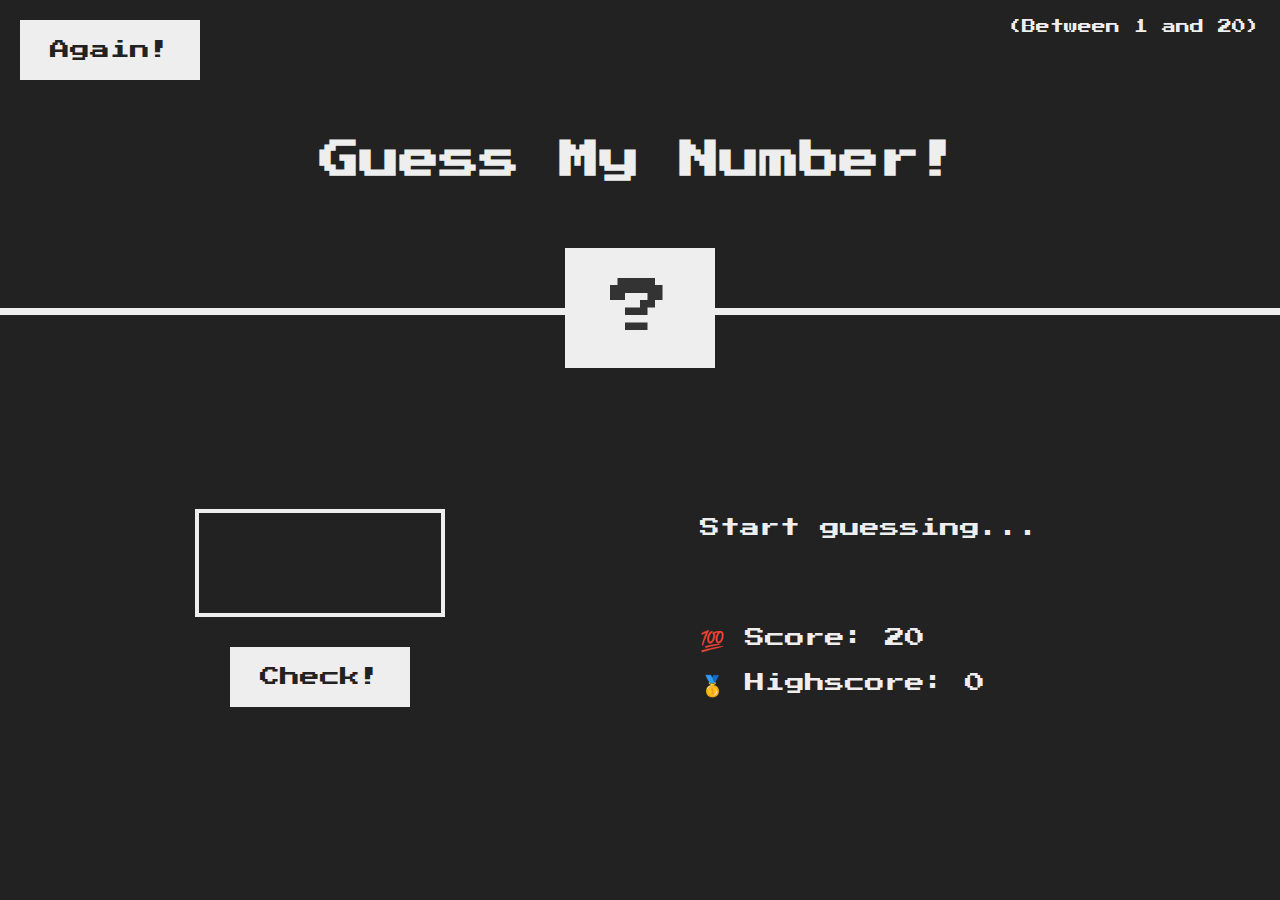
<file: 05-Guess-My-Number/starter/index.html>
<!DOCTYPE html>
<html lang="en">
  <head>
    <meta charset="UTF-8" />
    <meta name="viewport" content="width=device-width, initial-scale=1.0" />
    <meta http-equiv="X-UA-Compatible" content="ie=edge" />
    <link rel="stylesheet" href="style.css" />
    <title>Guess My Number!</title>
  </head>
  <body>
    <header>
      <h1>Guess My Number!</h1>
      <p class="between">(Between 1 and 20)</p>
      <button class="btn again">Again!</button>
      <div class="number">?</div>
    </header>
    <main>
      <section class="left">
        <input type="number" class="guess" />
        <button class="btn check">Check!</button>
      </section>
      <section class="right">
        <p class="message">Start guessing...</p>
        <p class="label-score">💯 Score: <span class="score">20</span></p>
        <p class="label-highscore">
          🥇 Highscore: <span class="highscore">0</span>
        </p>
      </section>
    </main>
    <script src="script.js"></script>
  </body>
</html>
</file>
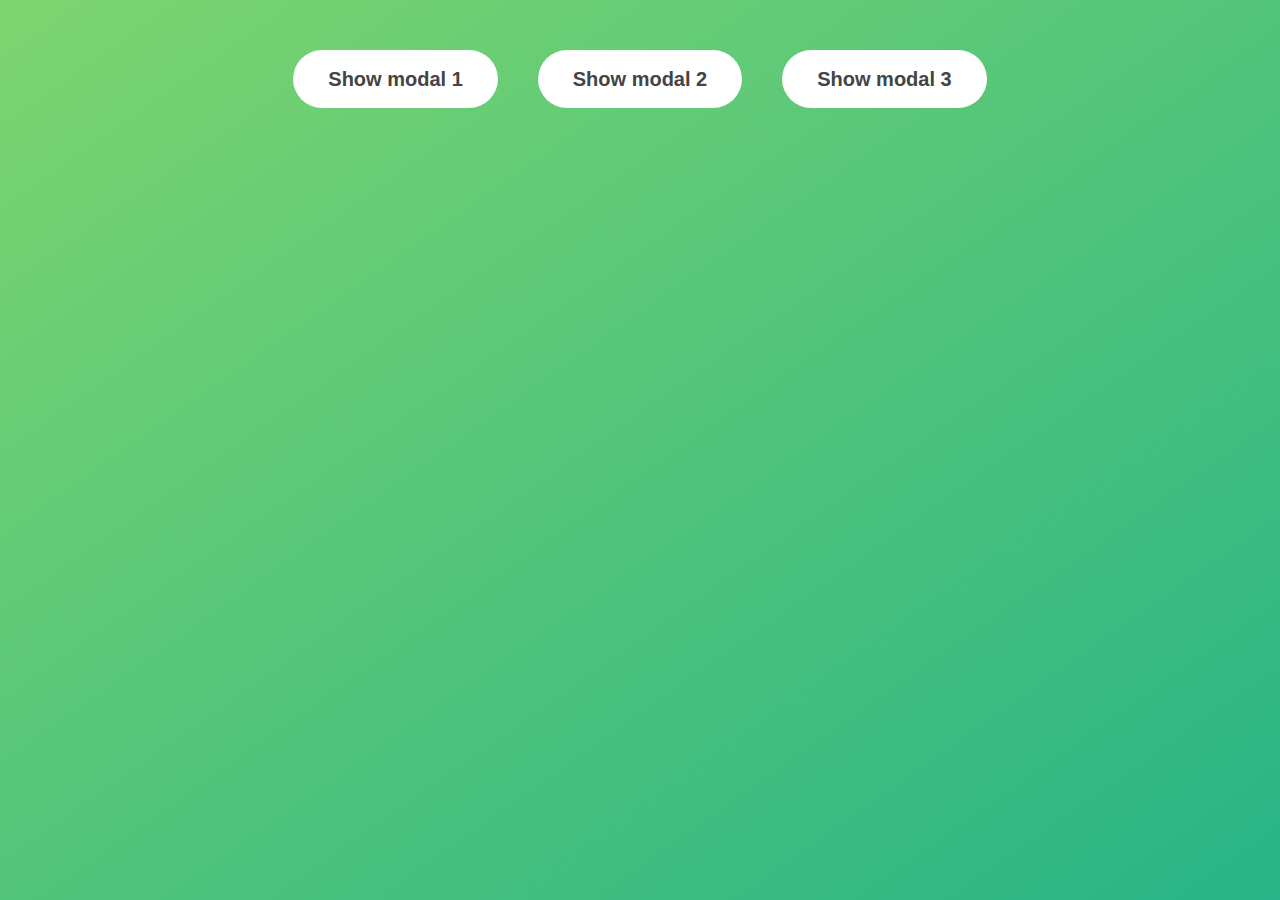
<file: 06-Modal/starter/index.html>
<!DOCTYPE html>
<html lang="en">
  <head>
    <meta charset="UTF-8" />
    <meta name="viewport" content="width=device-width, initial-scale=1.0" />
    <meta http-equiv="X-UA-Compatible" content="ie=edge" />
    <link rel="stylesheet" href="style.css" />
    <title>Modal window</title>
  </head>
  <body>
    <button class="show-modal">Show modal 1</button>
    <button class="show-modal">Show modal 2</button>
    <button class="show-modal">Show modal 3</button>

    <div class="modal hidden">
      <button class="close-modal">&times;</button>
      <h1>I'm a modal window 😍</h1>
      <p>
        Lorem ipsum dolor sit amet, consectetur adipisicing elit, sed do eiusmod
        tempor incididunt ut labore et dolore magna aliqua. Ut enim ad minim
        veniam, quis nostrud exercitation ullamco laboris nisi ut aliquip ex ea
        commodo consequat. Duis aute irure dolor in reprehenderit in voluptate
        velit esse cillum dolore eu fugiat nulla pariatur. Excepteur sint
        occaecat cupidatat non proident, sunt in culpa qui officia deserunt
        mollit anim id est laborum.
      </p>
    </div>
    <div class="overlay hidden"></div>

    <script src="script.js"></script>
  </body>
</html>
</file>
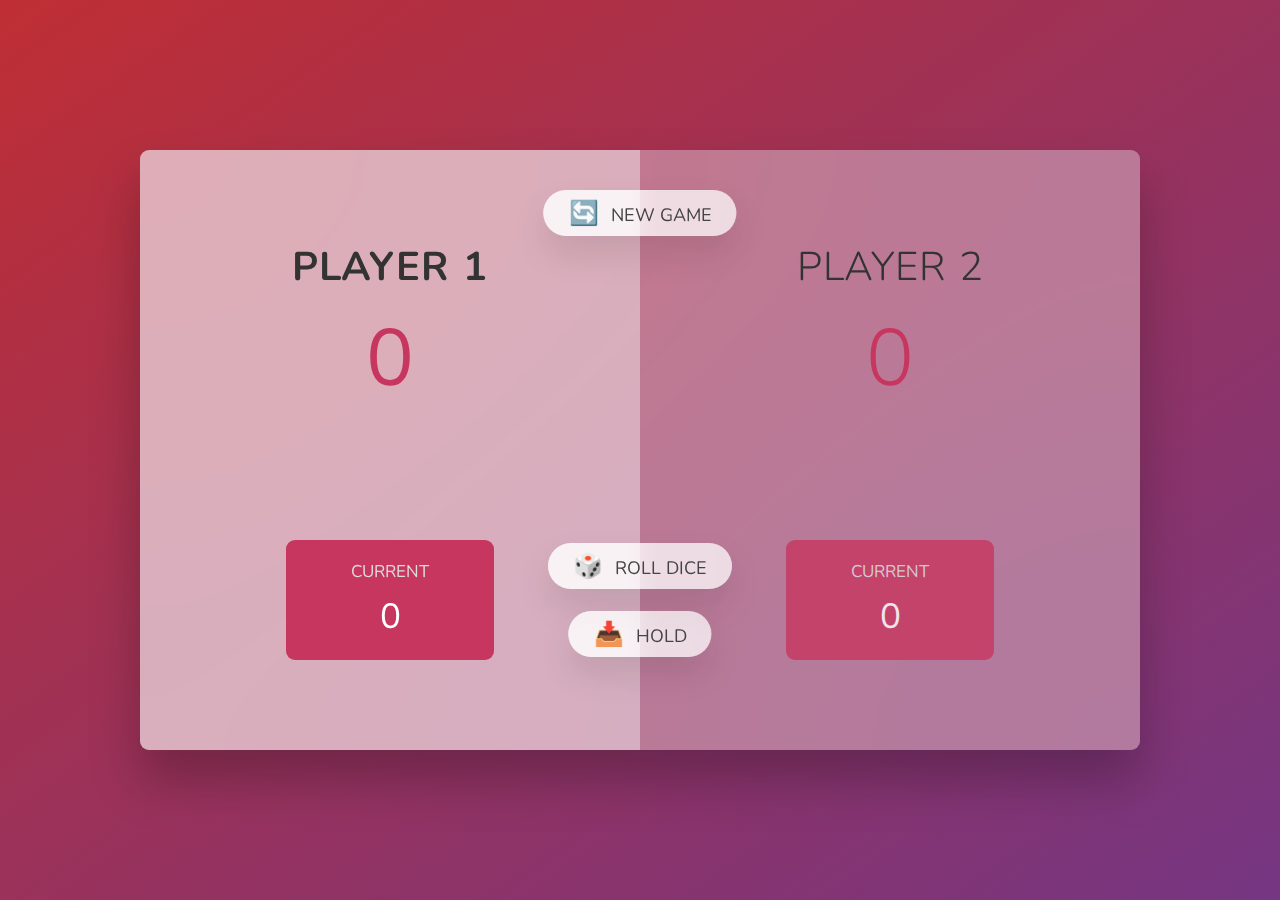
<file: 07-Pig-Game/starter/index.html>
<!DOCTYPE html>
<html lang="en">

<head>
    <meta charset="UTF-8" />
    <meta name="viewport" content="width=device-width, initial-scale=1.0" />
    <meta http-equiv="X-UA-Compatible" content="ie=edge" />
    <link rel="stylesheet" href="style.css" />
    <title>Pig Game</title>
</head>

<body>
    <main>
        <section class="player player--0 player--active">
            <h2 class="name" id="name--0">Player 1</h2>
            <p class="score" id="score--0">43</p>
            <div class="current">
                <p class="current-label">Current</p>
                <p class="current-score" id="current--0">0</p>
            </div>
        </section>
        <section class="player player--1">
            <h2 class="name" id="name--1">Player 2</h2>
            <p class="score" id="score--1">24</p>
            <div class="current">
                <p class="current-label">Current</p>
                <p class="current-score" id="current--1">0</p>
            </div>
        </section>

        <img src="dice-5.png" alt="Playing dice" class="dice" />
        <button class="btn btn--new">🔄 New game</button>
        <button class="btn btn--roll">🎲 Roll dice</button>
        <button class="btn btn--hold">📥 Hold</button>
    </main>
    <script src="script.js"></script>
</body>

</html>
</file>
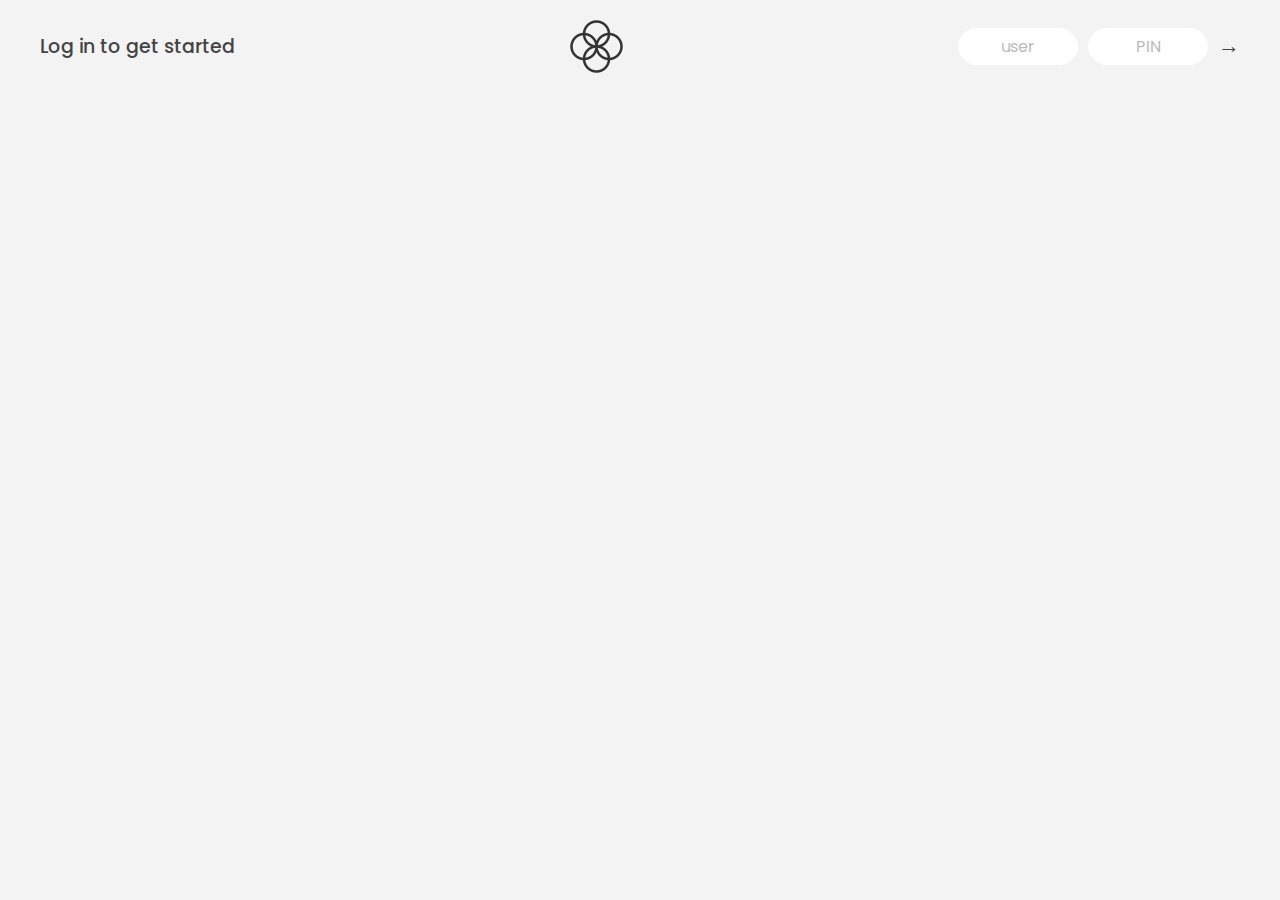
<file: 11-Arrays-Bankist/starter/index.html>
<!DOCTYPE html>
<html lang="en">
  <head>
    <meta charset="UTF-8" />
    <meta name="viewport" content="width=device-width, initial-scale=1.0" />
    <meta http-equiv="X-UA-Compatible" content="ie=edge" />
    <link rel="shortcut icon" type="image/png" href="/icon.png" />

    <link
      href="https://fonts.googleapis.com/css?family=Poppins:400,500,600&display=swap"
      rel="stylesheet"
    />

    <link rel="stylesheet" href="style.css" />
    <title>Bankist</title>
  </head>
  <body>
    <!-- TOP NAVIGATION -->
    <nav>
      <p class="welcome">Log in to get started</p>
      <img src="logo.png" alt="Logo" class="logo" />
      <form class="login">
        <input
          type="text"
          placeholder="user"
          class="login__input login__input--user"
        />
        <!-- In practice, use type="password" -->
        <input
          type="text"
          placeholder="PIN"
          maxlength="4"
          class="login__input login__input--pin"
        />
        <button class="login__btn">&rarr;</button>
      </form>
    </nav>

    <main class="app">
      <!-- BALANCE -->
      <div class="balance">
        <div>
          <p class="balance__label">Current balance</p>
          <p class="balance__date">
            As of <span class="date">05/03/2037</span>
          </p>
        </div>
        <p class="balance__value">0000€</p>
      </div>

      <!-- MOVEMENTS -->
      <div class="movements">
        <div class="movements__row">
          <div class="movements__type movements__type--deposit">2 deposit</div>
          <div class="movements__date">3 days ago</div>
          <div class="movements__value">4 000€</div>
        </div>
        <div class="movements__row">
          <div class="movements__type movements__type--withdrawal">
            1 withdrawal
          </div>
          <div class="movements__date">24/01/2037</div>
          <div class="movements__value">-378€</div>
        </div>
      </div>

      <!-- SUMMARY -->
      <div class="summary">
        <p class="summary__label">In</p>
        <p class="summary__value summary__value--in">0000€</p>
        <p class="summary__label">Out</p>
        <p class="summary__value summary__value--out">0000€</p>
        <p class="summary__label">Interest</p>
        <p class="summary__value summary__value--interest">0000€</p>
        <button class="btn--sort">&downarrow; SORT</button>
      </div>

      <!-- OPERATION: TRANSFERS -->
      <div class="operation operation--transfer">
        <h2>Transfer money</h2>
        <form class="form form--transfer">
          <input type="text" class="form__input form__input--to" />
          <input type="number" class="form__input form__input--amount" />
          <button class="form__btn form__btn--transfer">&rarr;</button>
          <label class="form__label">Transfer to</label>
          <label class="form__label">Amount</label>
        </form>
      </div>

      <!-- OPERATION: LOAN -->
      <div class="operation operation--loan">
        <h2>Request loan</h2>
        <form class="form form--loan">
          <input type="number" class="form__input form__input--loan-amount" />
          <button class="form__btn form__btn--loan">&rarr;</button>
          <label class="form__label form__label--loan">Amount</label>
        </form>
      </div>

      <!-- OPERATION: CLOSE -->
      <div class="operation operation--close">
        <h2>Close account</h2>
        <form class="form form--close">
          <input type="text" class="form__input form__input--user" />
          <input
            type="password"
            maxlength="6"
            class="form__input form__input--pin"
          />
          <button class="form__btn form__btn--close">&rarr;</button>
          <label class="form__label">Confirm user</label>
          <label class="form__label">Confirm PIN</label>
        </form>
      </div>

      <!-- LOGOUT TIMER -->
      <p class="logout-timer">
        You will be logged out in <span class="timer">05:00</span>
      </p>
    </main>

    <!-- <footer>
      &copy; by Jonas Schmedtmann. Don't claim as your own :)
    </footer> -->

    <script src="script.js"></script>
  </body>
</html>
</file>
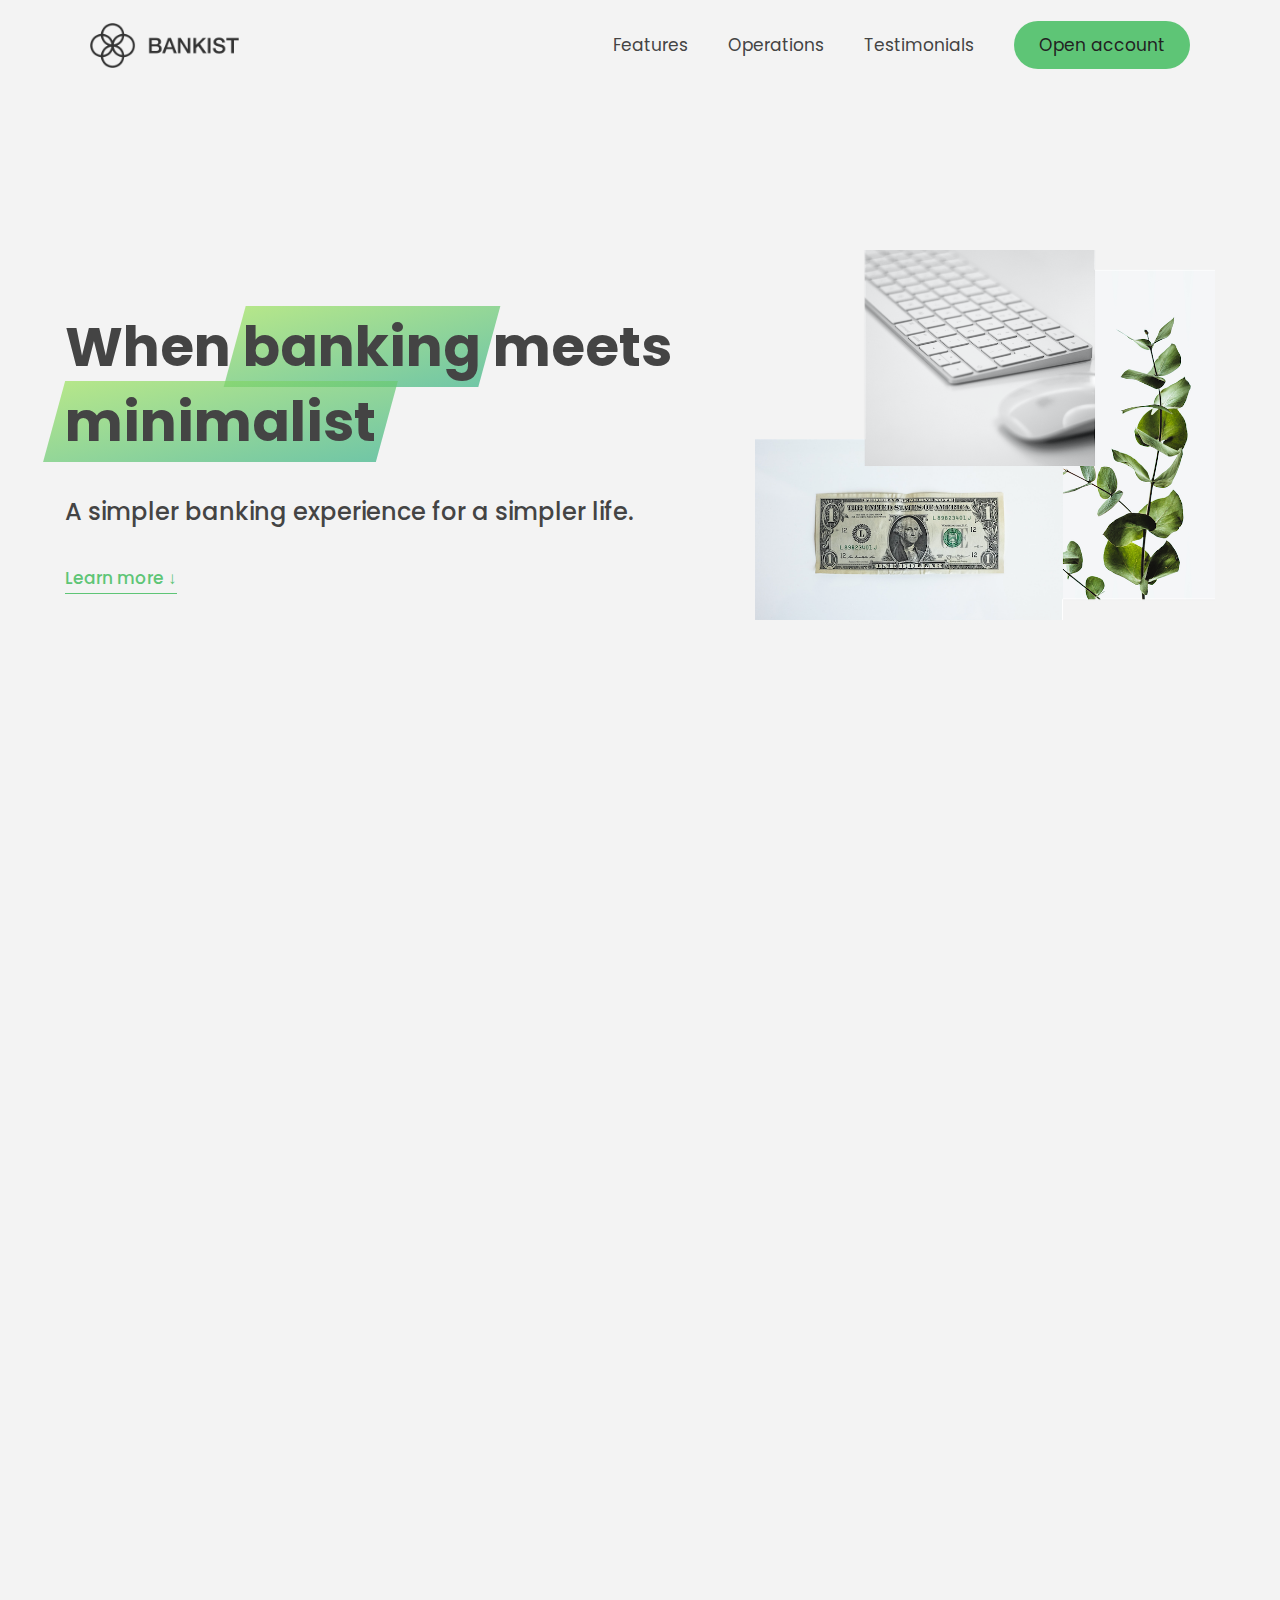
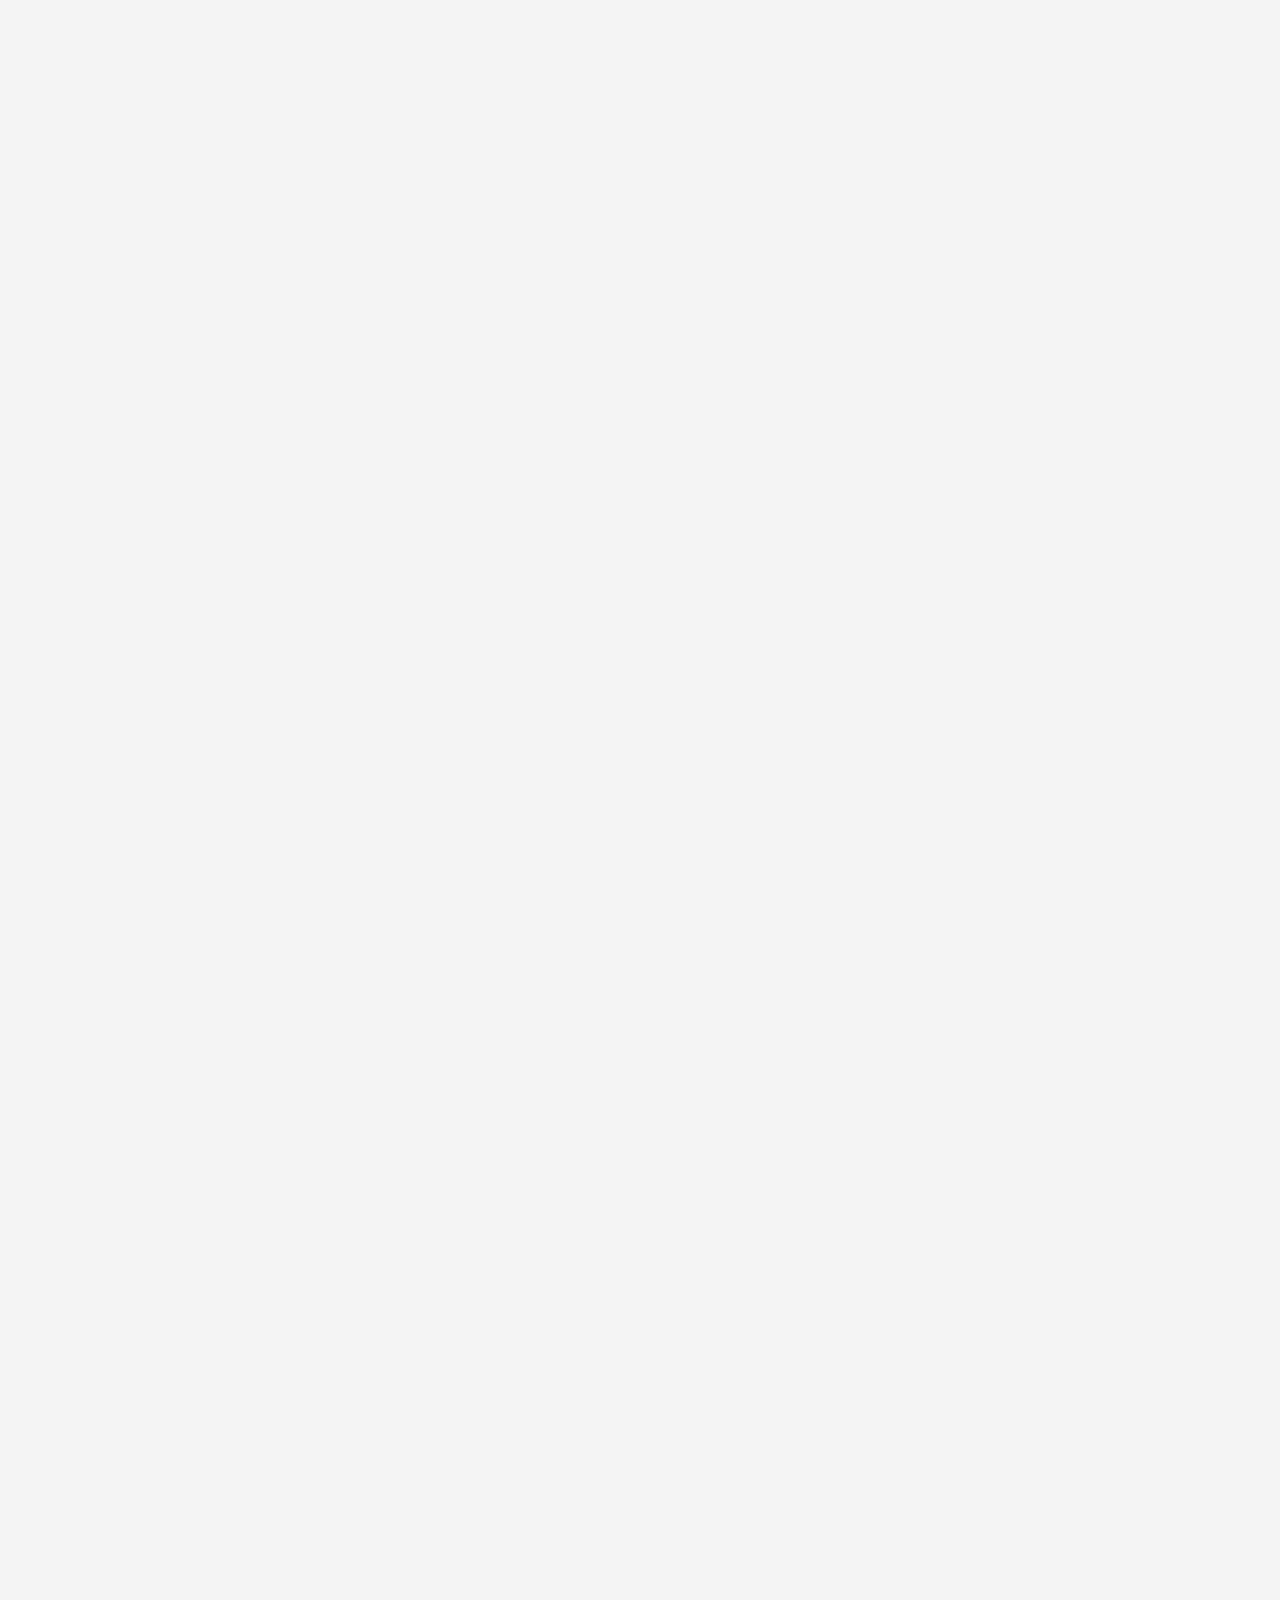
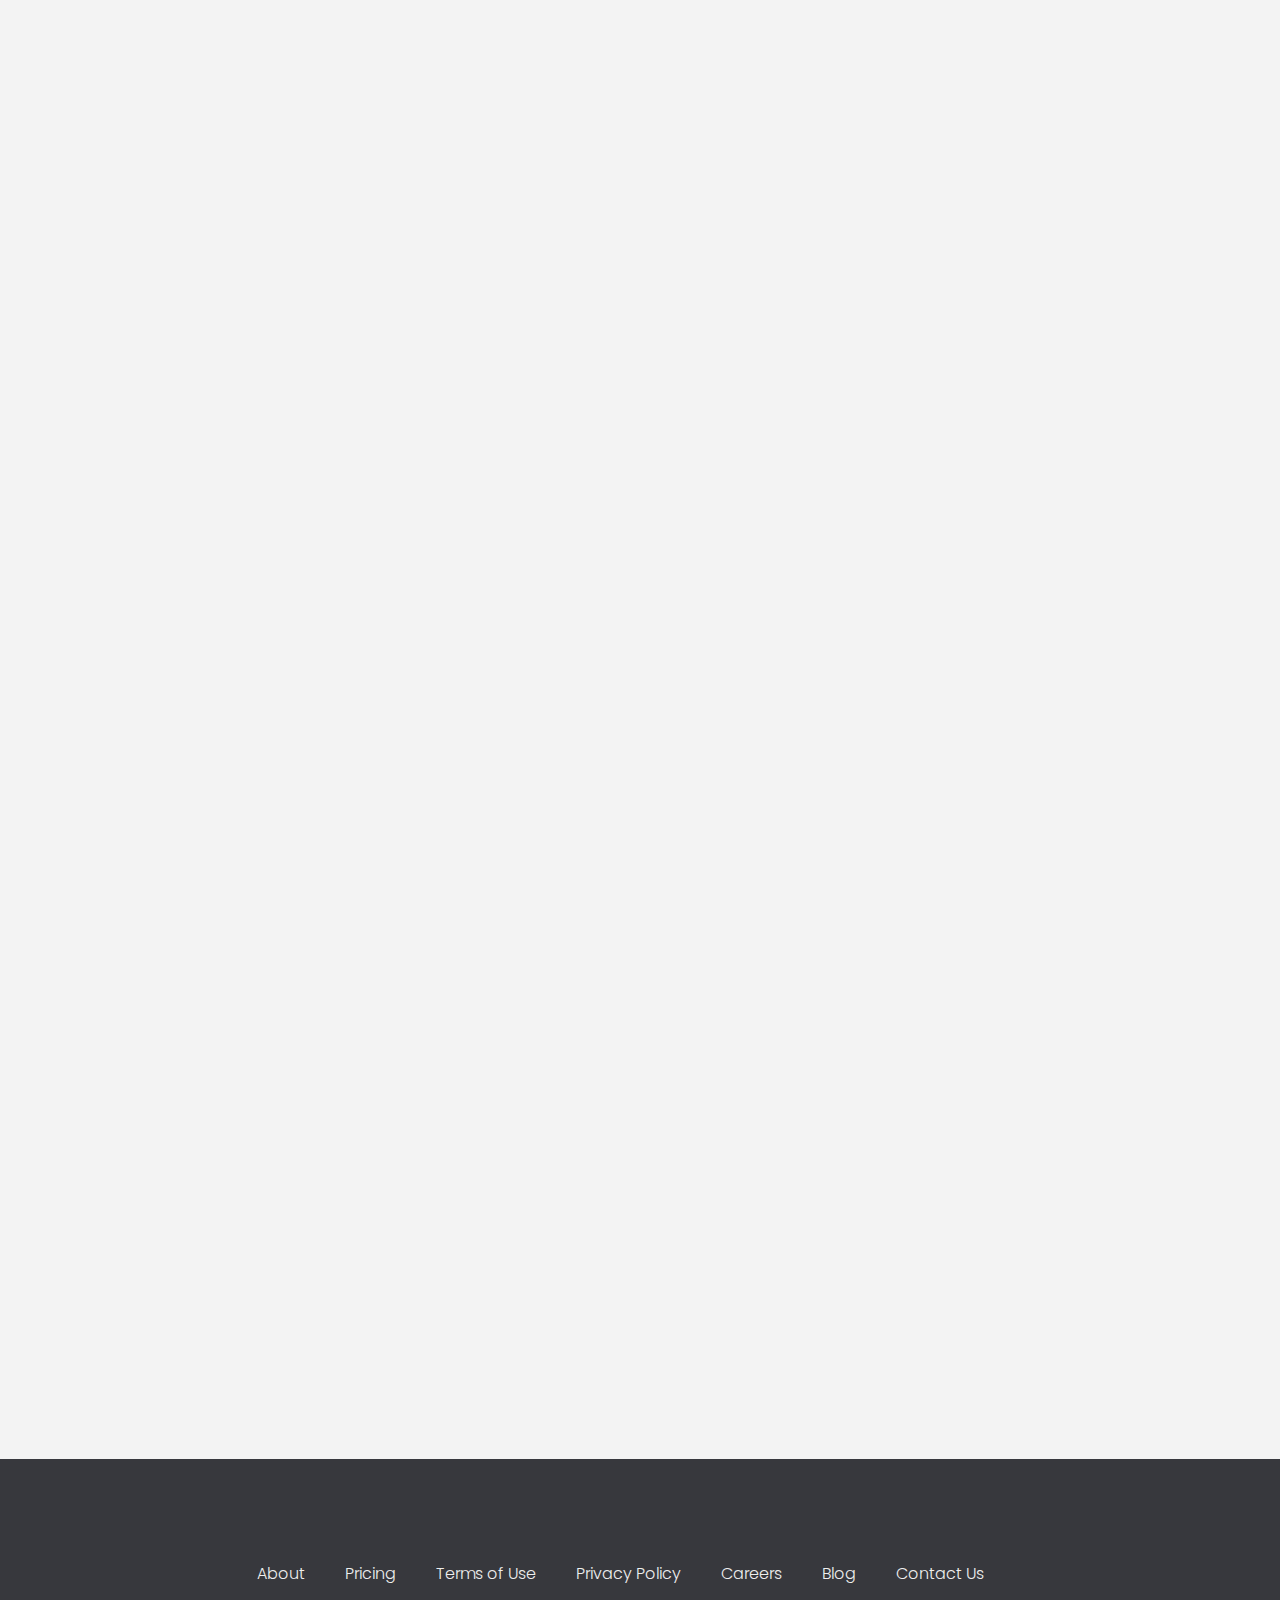
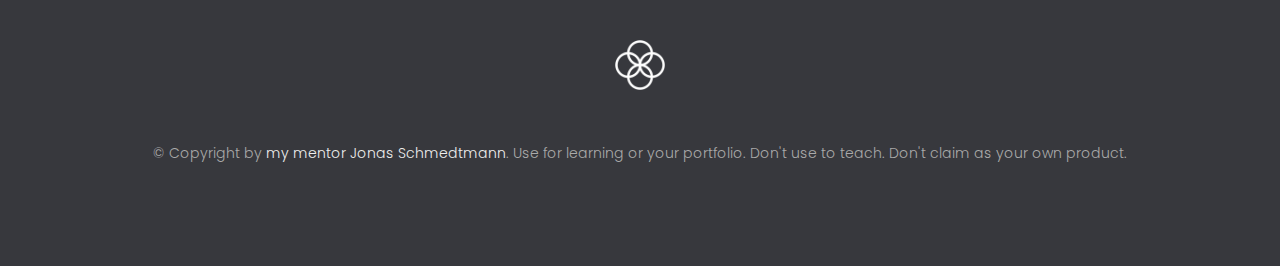
<file: 13-Advanced-DOM-Bankist/starter/index.html>
<!DOCTYPE html>
<html lang="en">

<head>
    <meta charset="UTF-8" />
    <meta name="viewport" content="width=device-width, initial-scale=1.0" />
    <meta http-equiv="X-UA-Compatible" content="ie=edge" />
    <link rel="shortcut icon" type="image/png" href="img/icon.png" />

    <link href="https://fonts.googleapis.com/css?family=Poppins:300,400,500,600&display=swap" rel="stylesheet" />
    <link rel="stylesheet" href="style.css" />
    <title>Bankist | When Banking meets Minimalist</title>

    <script defer src="script.js"></script>
</head>

<body>
    <header class="header">
        <nav class="nav">
            <img src="img/logo.png" alt="Bankist logo" class="nav__logo" id="logo" />
            <ul class="nav__links">
                <li class="nav__item">
                    <a class="nav__link" href="#section--1">Features</a>
                </li>
                <li class="nav__item">
                    <a class="nav__link" href="#section--2">Operations</a>
                </li>
                <li class="nav__item">
                    <a class="nav__link" href="#section--3">Testimonials</a>
                </li>
                <li class="nav__item">
                    <a class="nav__link nav__link--btn btn--show-modal" href="#">Open account</a
            >
          </li>
        </ul>
      </nav>

      <div class="header__title">
        <h1>
          When
          <!-- Green highlight effect -->
          <span class="highlight">banking</span>
          meets<br />
          <span class="highlight">minimalist</span>
        </h1>
        <h4>A simpler banking experience for a simpler life.</h4>
        <button class="btn--text btn--scroll-to">Learn more &DownArrow;</button>
        <img
          src="img/hero.png"
          class="header__img"
          alt="Minimalist bank items"
        />
      </div>
    </header>

    <section class="section" id="section--1">
      <div class="section__title">
        <h2 class="section__description">Features</h2>
        <h3 class="section__header">
          Everything you need in a modern bank and more.
        </h3>
      </div>

      <div class="features">
        <img
          src="img/digital-lazy.jpg"
          data-src="img/digital.jpg"
          alt="Computer"
          class="features__img lazy-img"
        />
        <div class="features__feature">
          <div class="features__icon">
            <svg>
              <use xlink:href="img/icons.svg#icon-monitor"></use>
            </svg>
          </div>
          <h5 class="features__header">100% digital bank</h5>
          <p>
            Lorem ipsum dolor sit amet consectetur adipisicing elit. Unde alias
            sint quos? Accusantium a fugiat porro reiciendis saepe quibusdam
            debitis ducimus.
          </p>
        </div>

        <div class="features__feature">
          <div class="features__icon">
            <svg>
              <use xlink:href="img/icons.svg#icon-trending-up"></use>
            </svg>
          </div>
          <h5 class="features__header">Watch your money grow</h5>
          <p>
            Nesciunt quos autem dolorum voluptates cum dolores dicta fuga
            inventore ab? Nulla incidunt eius numquam sequi iste pariatur
            quibusdam!
          </p>
        </div>
        <img
          src="img/grow-lazy.jpg"
          data-src="img/grow.jpg"
          alt="Plant"
          class="features__img lazy-img"
        />

        <img
          src="img/card-lazy.jpg"
          data-src="img/card.jpg"
          alt="Credit card"
          class="features__img lazy-img"
        />
        <div class="features__feature">
          <div class="features__icon">
            <svg>
              <use xlink:href="img/icons.svg#icon-credit-card"></use>
            </svg>
          </div>
          <h5 class="features__header">Free debit card included</h5>
          <p>
            Quasi, fugit in cumque cupiditate reprehenderit debitis animi enim
            eveniet consequatur odit quam quos possimus assumenda dicta fuga
            inventore ab.
          </p>
        </div>
      </div>
    </section>

    <section class="section" id="section--2">
      <div class="section__title">
        <h2 class="section__description">Operations</h2>
        <h3 class="section__header">
          Everything as simple as possible, but no simpler.
        </h3>
      </div>

      <div class="operations">
        <div class="operations__tab-container">
          <button
            class="btn operations__tab operations__tab--1 operations__tab--active"
            data-tab="1"
          >
            <span>01</span>Instant Transfers
          </button>
          <button class="btn operations__tab operations__tab--2" data-tab="2">
            <span>02</span>Instant Loans
          </button>
          <button class="btn operations__tab operations__tab--3" data-tab="3">
            <span>03</span>Instant Closing
          </button>
        </div>
        <div
          class="operations__content operations__content--1 operations__content--active"
        >
          <div class="operations__icon operations__icon--1">
            <svg>
              <use xlink:href="img/icons.svg#icon-upload"></use>
            </svg>
          </div>
          <h5 class="operations__header">
            Tranfser money to anyone, instantly! No fees, no BS.
          </h5>
          <p>
            Lorem ipsum dolor sit amet, consectetur adipisicing elit, sed do
            eiusmod tempor incididunt ut labore et dolore magna aliqua. Ut enim
            ad minim veniam, quis nostrud exercitation ullamco laboris nisi ut
            aliquip ex ea commodo consequat.
          </p>
        </div>

        <div class="operations__content operations__content--2">
          <div class="operations__icon operations__icon--2">
            <svg>
              <use xlink:href="img/icons.svg#icon-home"></use>
            </svg>
          </div>
          <h5 class="operations__header">
            Buy a home or make your dreams come true, with instant loans.
          </h5>
          <p>
            Duis aute irure dolor in reprehenderit in voluptate velit esse
            cillum dolore eu fugiat nulla pariatur. Excepteur sint occaecat
            cupidatat non proident, sunt in culpa qui officia deserunt mollit
            anim id est laborum.
          </p>
        </div>
        <div class="operations__content operations__content--3">
          <div class="operations__icon operations__icon--3">
            <svg>
              <use xlink:href="img/icons.svg#icon-user-x"></use>
            </svg>
          </div>
          <h5 class="operations__header">
            No longer need your account? No problem! Close it instantly.
          </h5>
          <p>
            Excepteur sint occaecat cupidatat non proident, sunt in culpa qui
            officia deserunt mollit anim id est laborum. Ut enim ad minim
            veniam, quis nostrud exercitation ullamco laboris nisi ut aliquip ex
            ea commodo consequat.
          </p>
        </div>
      </div>
    </section>

    <section class="section" id="section--3">
      <div class="section__title section__title--testimonials">
        <h2 class="section__description">Not sure yet?</h2>
        <h3 class="section__header">
          Millions of Bankists are already making their lifes simpler.
        </h3>
      </div>

      <div class="slider">
        <div class="slide slide--1">
          <div class="testimonial">
            <h5 class="testimonial__header">Best financial decision ever!</h5>
            <blockquote class="testimonial__text">
              Lorem ipsum dolor sit, amet consectetur adipisicing elit.
              Accusantium quas quisquam non? Quas voluptate nulla minima
              deleniti optio ullam nesciunt, numquam corporis et asperiores
              laboriosam sunt, praesentium suscipit blanditiis. Necessitatibus
              id alias reiciendis, perferendis facere pariatur dolore veniam
              autem esse non voluptatem saepe provident nihil molestiae.
            </blockquote>
            <address class="testimonial__author">
              <img src="img/user-1.jpg" alt="" class="testimonial__photo" />
              <h6 class="testimonial__name">Aarav Lynn</h6>
              <p class="testimonial__location">San Francisco, USA</p>
            </address>
          </div>
        </div>

        <div class="slide slide--2">
          <div class="testimonial">
            <h5 class="testimonial__header">
              The last step to becoming a complete minimalist
            </h5>
            <blockquote class="testimonial__text">
              Quisquam itaque deserunt ullam, quia ea repellendus provident,
              ducimus neque ipsam modi voluptatibus doloremque, corrupti
              laborum. Incidunt numquam perferendis veritatis neque repellendus.
              Lorem, ipsum dolor sit amet consectetur adipisicing elit. Illo
              deserunt exercitationem deleniti.
            </blockquote>
            <address class="testimonial__author">
              <img src="img/user-2.jpg" alt="" class="testimonial__photo" />
              <h6 class="testimonial__name">Miyah Miles</h6>
              <p class="testimonial__location">London, UK</p>
            </address>
          </div>
        </div>

        <div class="slide slide--3">
          <div class="testimonial">
            <h5 class="testimonial__header">
              Finally free from old-school banks
            </h5>
            <blockquote class="testimonial__text">
              Debitis, nihil sit minus suscipit magni aperiam vel tenetur
              incidunt commodi architecto numquam omnis nulla autem,
              necessitatibus blanditiis modi similique quidem. Odio aliquam
              culpa dicta beatae quod maiores ipsa minus consequatur error sunt,
              deleniti saepe aliquid quos inventore sequi. Necessitatibus id
              alias reiciendis, perferendis facere.
            </blockquote>
            <address class="testimonial__author">
              <img src="img/user-3.jpg" alt="" class="testimonial__photo" />
              <h6 class="testimonial__name">Francisco Gomes</h6>
              <p class="testimonial__location">Lisbon, Portugal</p>
            </address>
          </div>
        </div>

        <!-- <div class="slide"><img src="img/img-1.jpg" alt="Photo 1" /></div>
        <div class="slide"><img src="img/img-2.jpg" alt="Photo 2" /></div>
        <div class="slide"><img src="img/img-3.jpg" alt="Photo 3" /></div>
        <div class="slide"><img src="img/img-4.jpg" alt="Photo 4" /></div> -->
        <button class="slider__btn slider__btn--left">&larr;</button>
        <button class="slider__btn slider__btn--right">&rarr;</button>
        <div class="dots"></div>
      </div>
    </section>

    <section class="section section--sign-up">
      <div class="section__title">
        <h3 class="section__header">
          The best day to join Bankist was one year ago. The second best is
          today!
        </h3>
      </div>
      <button class="btn btn--show-modal">Open your free account today!</button>
    </section>

    <footer class="footer">
      <ul class="footer__nav">
        <li class="footer__item">
          <a class="footer__link" href="#">About</a>
                </li>
                <li class="footer__item">
                    <a class="footer__link" href="#">Pricing</a>
                </li>
                <li class="footer__item">
                    <a class="footer__link" href="#">Terms of Use</a>
                </li>
                <li class="footer__item">
                    <a class="footer__link" href="#">Privacy Policy</a>
                </li>
                <li class="footer__item">
                    <a class="footer__link" href="#">Careers</a>
                </li>
                <li class="footer__item">
                    <a class="footer__link" href="#">Blog</a>
                </li>
                <li class="footer__item">
                    <a class="footer__link" href="#">Contact Us</a>
                </li>
            </ul>
            <img src="img/icon.png" alt="Logo" class="footer__logo" />
            <p class="footer__copyright">
                &copy; Copyright by
                <a class="footer__link twitter-link" target="_blank" href="https://twitter.com/jonasschmedtman"> my mentor Jonas Schmedtmann</a
        >. Use for learning or your portfolio. Don't use to teach. Don't claim
        as your own product.
      </p>
    </footer>

    <div class="modal hidden">
      <button class="btn--close-modal">&times;</button>
      <h2 class="modal__header">
        Open your bank account <br />
        in just <span class="highlight">5 minutes</span>
      </h2>
      <form class="modal__form">
        <label>First Name</label>
        <input type="text" />
        <label>Last Name</label>
        <input type="text" />
        <label>Email Address</label>
        <input type="email" />
        <button class="btn">Next step &rarr;</button>
      </form>
    </div>
    <div class="overlay hidden"></div>
<!-- 
    <script src="script.js"></script> -->
  </body>
</html>
</file>
<file: 05-Guess-My-Number/starter/style.css>
@import url('https://fonts.googleapis.com/css?family=Press+Start+2P&display=swap');

* {
  margin: 0;
  padding: 0;
  box-sizing: inherit;
}

html {
  font-size: 62.5%;
  box-sizing: border-box;
}

body {
  font-family: 'Press Start 2P', sans-serif;
  color: #eee;
  background-color: #222;
  /* background-color: #60b347; */
}

/* LAYOUT */
header {
  position: relative;
  height: 35vh;
  border-bottom: 7px solid #eee;
}

main {
  height: 65vh;
  color: #eee;
  display: flex;
  align-items: center;
  justify-content: space-around;
}

.left {
  width: 52rem;
  display: flex;
  flex-direction: column;
  align-items: center;
}

.right {
  width: 52rem;
  font-size: 2rem;
}

/* ELEMENTS STYLE */
h1 {
  font-size: 4rem;
  text-align: center;
  position: absolute;
  width: 100%;
  top: 52%;
  left: 50%;
  transform: translate(-50%, -50%);
}

.number {
  background: #eee;
  color: #333;
  font-size: 6rem;
  width: 15rem;
  padding: 3rem 0rem;
  text-align: center;
  position: absolute;
  bottom: 0;
  left: 50%;
  transform: translate(-50%, 50%);
}

.between {
  font-size: 1.4rem;
  position: absolute;
  top: 2rem;
  right: 2rem;
}

.again {
  position: absolute;
  top: 2rem;
  left: 2rem;
}

.guess {
  background: none;
  border: 4px solid #eee;
  font-family: inherit;
  color: inherit;
  font-size: 5rem;
  padding: 2.5rem;
  width: 25rem;
  text-align: center;
  display: block;
  margin-bottom: 3rem;
}

.btn {
  border: none;
  background-color: #eee;
  color: #222;
  font-size: 2rem;
  font-family: inherit;
  padding: 2rem 3rem;
  cursor: pointer;
}

.btn:hover {
  background-color: #ccc;
}

.message {
  margin-bottom: 8rem;
  height: 3rem;
}

.label-score {
  margin-bottom: 2rem;
}
</file>
<file: 06-Modal/starter/style.css>
* {
  margin: 0;
  padding: 0;
  box-sizing: inherit;
}

html {
  font-size: 62.5%;
  box-sizing: border-box;
}

body {
  font-family: sans-serif;
  color: #333;
  line-height: 1.5;
  height: 100vh;
  position: relative;
  display: flex;
  align-items: flex-start;
  justify-content: center;
  background: linear-gradient(to top left, #28b487, #7dd56f);
}

.show-modal {
  font-size: 2rem;
  font-weight: 600;
  padding: 1.75rem 3.5rem;
  margin: 5rem 2rem;
  border: none;
  background-color: #fff;
  color: #444;
  border-radius: 10rem;
  cursor: pointer;
}

.close-modal {
  position: absolute;
  top: 1.2rem;
  right: 2rem;
  font-size: 5rem;
  color: #333;
  cursor: pointer;
  border: none;
  background: none;
}

h1 {
  font-size: 2.5rem;
  margin-bottom: 2rem;
}

p {
  font-size: 1.8rem;
}

/* -------------------------- */
/* CLASSES TO MAKE MODAL WORK */
.hidden {
  display: none;
}

.modal {
  position: absolute;
  top: 50%;
  left: 50%;
  transform: translate(-50%, -50%);
  width: 70%;

  background-color: white;
  padding: 6rem;
  border-radius: 5px;
  box-shadow: 0 3rem 5rem rgba(0, 0, 0, 0.3);
  z-index: 10;
}

.overlay {
  position: absolute;
  top: 0;
  left: 0;
  width: 100%;
  height: 100%;
  background-color: rgba(0, 0, 0, 0.6);
  backdrop-filter: blur(3px);
  z-index: 5;
}
</file>
<file: 07-Pig-Game/starter/style.css>
@import url('https://fonts.googleapis.com/css2?family=Nunito&display=swap');
* {
    margin: 0;
    padding: 0;
    box-sizing: inherit;
}

html {
    font-size: 62.5%;
    box-sizing: border-box;
}

body {
    font-family: 'Nunito', sans-serif;
    font-weight: 400;
    height: 100vh;
    color: #333;
    background-image: linear-gradient(to top left, #753682 0%, #bf2e34 100%);
    display: flex;
    align-items: center;
    justify-content: center;
}


/* LAYOUT */

main {
    position: relative;
    width: 100rem;
    height: 60rem;
    background-color: rgba(255, 255, 255, 0.35);
    backdrop-filter: blur(200px);
    filter: blur();
    box-shadow: 0 3rem 5rem rgba(0, 0, 0, 0.25);
    border-radius: 9px;
    overflow: hidden;
    display: flex;
}

.player {
    flex: 50%;
    padding: 9rem;
    display: flex;
    flex-direction: column;
    align-items: center;
    transition: all 0.75s;
}


/* ELEMENTS */

.name {
    position: relative;
    font-size: 4rem;
    text-transform: uppercase;
    letter-spacing: 1px;
    word-spacing: 2px;
    font-weight: 300;
    margin-bottom: 1rem;
}

.score {
    font-size: 8rem;
    font-weight: 300;
    color: #c7365f;
    margin-bottom: auto;
}

.player--active {
    background-color: rgba(255, 255, 255, 0.4);
}

.player--active .name {
    font-weight: 700;
}

.player--active .score {
    font-weight: 400;
}

.player--active .current {
    opacity: 1;
}

.current {
    background-color: #c7365f;
    opacity: 0.8;
    border-radius: 9px;
    color: #fff;
    width: 65%;
    padding: 2rem;
    text-align: center;
    transition: all 0.75s;
}

.current-label {
    text-transform: uppercase;
    margin-bottom: 1rem;
    font-size: 1.7rem;
    color: #ddd;
}

.current-score {
    font-size: 3.5rem;
}


/* ABSOLUTE POSITIONED ELEMENTS */

.btn {
    position: absolute;
    left: 50%;
    transform: translateX(-50%);
    color: #444;
    background: none;
    border: none;
    font-family: inherit;
    font-size: 1.8rem;
    text-transform: uppercase;
    cursor: pointer;
    font-weight: 400;
    transition: all 0.2s;
    background-color: white;
    background-color: rgba(255, 255, 255, 0.6);
    backdrop-filter: blur(10px);
    padding: 0.7rem 2.5rem;
    border-radius: 50rem;
    box-shadow: 0 1.75rem 3.5rem rgba(0, 0, 0, 0.1);
}

.btn::first-letter {
    font-size: 2.4rem;
    display: inline-block;
    margin-right: 0.7rem;
}

.btn--new {
    top: 4rem;
}

.btn--roll {
    top: 39.3rem;
}

.btn--hold {
    top: 46.1rem;
}

.btn:active {
    transform: translate(-50%, 3px);
    box-shadow: 0 1rem 2rem rgba(0, 0, 0, 0.15);
}

.btn:focus {
    outline: none;
}

.dice {
    position: absolute;
    left: 50%;
    top: 16.5rem;
    transform: translateX(-50%);
    height: 10rem;
    box-shadow: 0 2rem 5rem rgba(0, 0, 0, 0.2);
}

.player--winner {
    background-color: #2f2f2f;
}

.player--winner .name {
    font-weight: 700;
    color: #c7365f;
}

.hidden {
    display: none;
}
</file>
<file: 11-Arrays-Bankist/starter/style.css>
/*
 * Use this CSS to learn some intersting techniques,
 * in case you're wondering how I built the UI.
 * Have fun! 😁
 */

* {
    margin: 0;
    padding: 0;
    box-sizing: inherit;
}

html {
    font-size: 62.5%;
    box-sizing: border-box;
}

body {
    font-family: 'Poppins', sans-serif;
    color: #444;
    background-color: #f3f3f3;
    height: 100vh;
    padding: 2rem;
}

nav {
    display: flex;
    justify-content: space-between;
    align-items: center;
    padding: 0 2rem;
}

.welcome {
    font-size: 1.9rem;
    font-weight: 500;
}

.logo {
    height: 5.25rem;
}

.login {
    display: flex;
}

.login__input {
    border: none;
    padding: 0.5rem 2rem;
    font-size: 1.6rem;
    font-family: inherit;
    text-align: center;
    width: 12rem;
    border-radius: 10rem;
    margin-right: 1rem;
    color: inherit;
    border: 1px solid #fff;
    transition: all 0.3s;
}

.login__input:focus {
    outline: none;
    border: 1px solid #ccc;
}

.login__input::placeholder {
    color: #bbb;
}

.login__btn {
    border: none;
    background: none;
    font-size: 2.2rem;
    color: inherit;
    cursor: pointer;
    transition: all 0.3s;
}

.login__btn:hover,
.login__btn:focus,
.btn--sort:hover,
.btn--sort:focus {
    outline: none;
    color: #777;
}


/* MAIN */

.app {
    position: relative;
    max-width: 100rem;
    margin: 4rem auto;
    display: grid;
    grid-template-columns: 4fr 3fr;
    grid-template-rows: auto repeat(3, 15rem) auto;
    gap: 2rem;
    /* NOTE This creates the fade in/out anumation */
    opacity: 0;
    transition: all 1s;
}

.balance {
    grid-column: 1 / span 2;
    display: flex;
    align-items: flex-end;
    justify-content: space-between;
    margin-bottom: 2rem;
}

.balance__label {
    font-size: 2.2rem;
    font-weight: 500;
    margin-bottom: -0.2rem;
}

.balance__date {
    font-size: 1.4rem;
    color: #888;
}

.balance__value {
    font-size: 4.5rem;
    font-weight: 400;
}


/* MOVEMENTS */

.movements {
    grid-row: 2 / span 3;
    background-color: #fff;
    border-radius: 1rem;
    overflow: scroll;
}

.movements__row {
    padding: 2.25rem 4rem;
    display: flex;
    align-items: center;
    border-bottom: 1px solid #eee;
}

.movements__type {
    font-size: 1.1rem;
    text-transform: uppercase;
    font-weight: 500;
    color: #fff;
    padding: 0.1rem 1rem;
    border-radius: 10rem;
    margin-right: 2rem;
}

.movements__date {
    font-size: 1.1rem;
    text-transform: uppercase;
    font-weight: 500;
    color: #666;
}

.movements__type--deposit {
    background-image: linear-gradient(to top left, #39b385, #9be15d);
}

.movements__type--withdrawal {
    background-image: linear-gradient(to top left, #e52a5a, #ff585f);
}

.movements__value {
    font-size: 1.7rem;
    margin-left: auto;
}


/* SUMMARY */

.summary {
    grid-row: 5 / 6;
    display: flex;
    align-items: baseline;
    padding: 0 0.3rem;
    margin-top: 1rem;
}

.summary__label {
    font-size: 1.2rem;
    font-weight: 500;
    text-transform: uppercase;
    margin-right: 0.8rem;
}

.summary__value {
    font-size: 2.2rem;
    margin-right: 2.5rem;
}

.summary__value--in,
.summary__value--interest {
    color: #66c873;
}

.summary__value--out {
    color: #f5465d;
}

.btn--sort {
    margin-left: auto;
    border: none;
    background: none;
    font-size: 1.3rem;
    font-weight: 500;
    cursor: pointer;
}


/* OPERATIONS */

.operation {
    border-radius: 1rem;
    padding: 3rem 4rem;
    color: #333;
}

.operation--transfer {
    background-image: linear-gradient(to top left, #ffb003, #ffcb03);
}

.operation--loan {
    background-image: linear-gradient(to top left, #39b385, #9be15d);
}

.operation--close {
    background-image: linear-gradient(to top left, #e52a5a, #ff585f);
}

h2 {
    margin-bottom: 1.5rem;
    font-size: 1.7rem;
    font-weight: 600;
    color: #333;
}

.form {
    display: grid;
    grid-template-columns: 2.5fr 2.5fr 1fr;
    grid-template-rows: auto auto;
    gap: 0.4rem 1rem;
}


/* Exceptions for interst */

.form.form--loan {
    grid-template-columns: 2.5fr 1fr 2.5fr;
}

.form__label--loan {
    grid-row: 2;
}


/* End exceptions */

.form__input {
    width: 100%;
    border: none;
    background-color: rgba(255, 255, 255, 0.4);
    font-family: inherit;
    font-size: 1.5rem;
    text-align: center;
    color: #333;
    padding: 0.3rem 1rem;
    border-radius: 0.7rem;
    transition: all 0.3s;
}

.form__input:focus {
    outline: none;
    background-color: rgba(255, 255, 255, 0.6);
}

.form__label {
    font-size: 1.3rem;
    text-align: center;
}

.form__btn {
    border: none;
    border-radius: 0.7rem;
    font-size: 1.8rem;
    background-color: #fff;
    cursor: pointer;
    transition: all 0.3s;
}

.form__btn:focus {
    outline: none;
    background-color: rgba(255, 255, 255, 0.8);
}

.logout-timer {
    padding: 0 0.3rem;
    margin-top: 1.9rem;
    text-align: right;
    font-size: 1.25rem;
}

.timer {
    font-weight: 600;
}
</file>
<file: 13-Advanced-DOM-Bankist/starter/style.css>
/* The page is NOT responsive. You can implement responsiveness yourself if you wanna have some fun 😃 */

:root {
    --color-primary: #5ec576;
    --color-secondary: #ffcb03;
    --color-tertiary: #ff585f;
    --color-primary-darker: #4bbb7d;
    --color-secondary-darker: #ffbb00;
    --color-tertiary-darker: #fd424b;
    --color-primary-opacity: #5ec5763a;
    --color-secondary-opacity: #ffcd0331;
    --color-tertiary-opacity: #ff58602d;
    --gradient-primary: linear-gradient(to top left, #39b385, #9be15d);
    --gradient-secondary: linear-gradient(to top left, #ffb003, #ffcb03);
}

* {
    margin: 0;
    padding: 0;
    box-sizing: inherit;
}

html {
    font-size: 62.5%;
    box-sizing: border-box;
}

body {
    font-family: 'Poppins', sans-serif;
    font-weight: 300;
    color: #444;
    line-height: 1.9;
    background-color: #f3f3f3;
}


/* GENERAL ELEMENTS */

.section {
    padding: 15rem 3rem;
    border-top: 1px solid #ddd;
    transition: transform 1s, opacity 1s;
}

.section--hidden {
    opacity: 0;
    transform: translateY(8rem);
}

.section__title {
    max-width: 80rem;
    margin: 0 auto 8rem auto;
}

.section__description {
    font-size: 1.8rem;
    font-weight: 600;
    text-transform: uppercase;
    color: var(--color-primary);
    margin-bottom: 1rem;
}

.section__header {
    font-size: 4rem;
    line-height: 1.3;
    font-weight: 500;
}

.btn {
    display: inline-block;
    background-color: var(--color-primary);
    font-size: 1.6rem;
    font-family: inherit;
    font-weight: 500;
    border: none;
    padding: 1.25rem 4.5rem;
    border-radius: 10rem;
    cursor: pointer;
    transition: all 0.3s;
}

.btn:hover {
    background-color: var(--color-primary-darker);
}

.btn--text {
    display: inline-block;
    background: none;
    font-size: 1.7rem;
    font-family: inherit;
    font-weight: 500;
    color: var(--color-primary);
    border: none;
    border-bottom: 1px solid currentColor;
    padding-bottom: 2px;
    cursor: pointer;
    transition: all 0.3s;
}

p {
    color: #666;
}


/* This is BAD for accessibility! Don't do in the real world! */

button:focus {
    outline: none;
}

img {
    transition: filter 0.5s;
}

.lazy-img {
    filter: blur(20px);
}


/* NAVIGATION */

.nav {
    display: flex;
    justify-content: space-between;
    align-items: center;
    height: 9rem;
    width: 100%;
    padding: 0 6rem;
    z-index: 100;
}


/* nav and stickly class at the same time */

.nav.sticky {
    position: fixed;
    background-color: rgba(255, 255, 255, 0.95);
}

.nav__logo {
    height: 4.5rem;
    transition: all 0.3s;
}

.nav__links {
    display: flex;
    align-items: center;
    list-style: none;
}

.nav__item {
    margin-left: 4rem;
}

.nav__link:link,
.nav__link:visited {
    font-size: 1.7rem;
    font-weight: 400;
    color: inherit;
    text-decoration: none;
    display: block;
    transition: all 0.3s;
}

.nav__link--btn:link,
.nav__link--btn:visited {
    padding: 0.8rem 2.5rem;
    border-radius: 3rem;
    background-color: var(--color-primary);
    color: #222;
}

.nav__link--btn:hover,
.nav__link--btn:active {
    color: inherit;
    background-color: var(--color-primary-darker);
    color: #333;
}


/* HEADER */

.header {
    padding: 0 3rem;
    height: 100vh;
    display: flex;
    flex-direction: column;
    align-items: center;
}

.header__title {
    flex: 1;
    max-width: 115rem;
    display: grid;
    grid-template-columns: 3fr 2fr;
    row-gap: 3rem;
    align-content: center;
    justify-content: center;
    align-items: start;
    justify-items: start;
}

h1 {
    font-size: 5.5rem;
    line-height: 1.35;
}

h4 {
    font-size: 2.4rem;
    font-weight: 500;
}

.header__img {
    width: 100%;
    grid-column: 2 / 3;
    grid-row: 1 / span 4;
    transform: translateY(-6rem);
}

.highlight {
    position: relative;
}

.highlight::after {
    display: block;
    content: '';
    position: absolute;
    bottom: 0;
    left: 0;
    height: 100%;
    width: 100%;
    z-index: -1;
    opacity: 0.7;
    transform: scale(1.07, 1.05) skewX(-15deg);
    background-image: var(--gradient-primary);
}


/* FEATURES */

.features {
    display: grid;
    grid-template-columns: 1fr 1fr;
    gap: 4rem;
    margin: 0 12rem;
}

.features__img {
    width: 100%;
}

.features__feature {
    align-self: center;
    justify-self: center;
    width: 70%;
    font-size: 1.5rem;
}

.features__icon {
    display: flex;
    align-items: center;
    justify-content: center;
    background-color: var(--color-primary-opacity);
    height: 5.5rem;
    width: 5.5rem;
    border-radius: 50%;
    margin-bottom: 2rem;
}

.features__icon svg {
    height: 2.5rem;
    width: 2.5rem;
    fill: var(--color-primary);
}

.features__header {
    font-size: 2rem;
    margin-bottom: 1rem;
}


/* OPERATIONS */

.operations {
    max-width: 100rem;
    margin: 12rem auto 0 auto;
    background-color: #fff;
}

.operations__tab-container {
    display: flex;
    justify-content: center;
}

.operations__tab {
    margin-right: 2.5rem;
    transform: translateY(-50%);
}

.operations__tab span {
    margin-right: 1rem;
    font-weight: 600;
    display: inline-block;
}

.operations__tab--1 {
    background-color: var(--color-secondary);
}

.operations__tab--1:hover {
    background-color: var(--color-secondary-darker);
}

.operations__tab--3 {
    background-color: var(--color-tertiary);
    margin: 0;
}

.operations__tab--3:hover {
    background-color: var(--color-tertiary-darker);
}

.operations__tab--active {
    transform: translateY(-66%);
}

.operations__content {
    display: none;
    /* JUST PRESENTATIONAL */
    font-size: 1.7rem;
    padding: 2.5rem 7rem 6.5rem 7rem;
}

.operations__content--active {
    display: grid;
    grid-template-columns: 7rem 1fr;
    column-gap: 3rem;
    row-gap: 0.5rem;
}

.operations__header {
    font-size: 2.25rem;
    font-weight: 500;
    align-self: center;
}

.operations__icon {
    display: flex;
    align-items: center;
    justify-content: center;
    height: 7rem;
    width: 7rem;
    border-radius: 50%;
}

.operations__icon svg {
    height: 2.75rem;
    width: 2.75rem;
}

.operations__content p {
    grid-column: 2;
}

.operations__icon--1 {
    background-color: var(--color-secondary-opacity);
}

.operations__icon--2 {
    background-color: var(--color-primary-opacity);
}

.operations__icon--3 {
    background-color: var(--color-tertiary-opacity);
}

.operations__icon--1 svg {
    fill: var(--color-secondary-darker);
}

.operations__icon--2 svg {
    fill: var(--color-primary);
}

.operations__icon--3 svg {
    fill: var(--color-tertiary);
}


/* SLIDER */

.slider {
    max-width: 100rem;
    height: 50rem;
    margin: 0 auto;
    position: relative;
    /* IN THE END */
    overflow: hidden;
}

.slide {
    position: absolute;
    top: 0;
    width: 100%;
    height: 50rem;
    display: flex;
    align-items: center;
    justify-content: center;
    /* THIS creates the animation! */
    transition: transform 1s;
}

.slide>img {
    /* Only for images that have different size than slide */
    width: 100%;
    height: 100%;
    object-fit: cover;
}

.slider__btn {
    position: absolute;
    top: 50%;
    z-index: 10;
    border: none;
    background: rgba(255, 255, 255, 0.7);
    font-family: inherit;
    color: #333;
    border-radius: 50%;
    height: 5.5rem;
    width: 5.5rem;
    font-size: 3.25rem;
    cursor: pointer;
}

.slider__btn--left {
    left: 6%;
    transform: translate(-50%, -50%);
}

.slider__btn--right {
    right: 6%;
    transform: translate(50%, -50%);
}

.dots {
    position: absolute;
    bottom: 5%;
    left: 50%;
    transform: translateX(-50%);
    display: flex;
}

.dots__dot {
    border: none;
    background-color: #b9b9b9;
    opacity: 0.7;
    height: 1rem;
    width: 1rem;
    border-radius: 50%;
    margin-right: 1.75rem;
    cursor: pointer;
    transition: all 0.5s;
    /* Only necessary when overlying images */
    /* box-shadow: 0 0.6rem 1.5rem rgba(0, 0, 0, 0.7); */
}

.dots__dot:last-child {
    margin: 0;
}

.dots__dot--active {
    /* background-color: #fff; */
    background-color: #888;
    opacity: 1;
}


/* TESTIMONIALS */

.testimonial {
    width: 65%;
    position: relative;
}

.testimonial::before {
    content: '\201C';
    position: absolute;
    top: -5.7rem;
    left: -6.8rem;
    line-height: 1;
    font-size: 20rem;
    font-family: inherit;
    color: var(--color-primary);
    z-index: -1;
}

.testimonial__header {
    font-size: 2.25rem;
    font-weight: 500;
    margin-bottom: 1.5rem;
}

.testimonial__text {
    font-size: 1.7rem;
    margin-bottom: 3.5rem;
    color: #666;
}

.testimonial__author {
    margin-left: 3rem;
    font-style: normal;
    display: grid;
    grid-template-columns: 6.5rem 1fr;
    column-gap: 2rem;
}

.testimonial__photo {
    grid-row: 1 / span 2;
    width: 6.5rem;
    border-radius: 50%;
}

.testimonial__name {
    font-size: 1.7rem;
    font-weight: 500;
    align-self: end;
    margin: 0;
}

.testimonial__location {
    font-size: 1.5rem;
}

.section__title--testimonials {
    margin-bottom: 4rem;
}


/* SIGNUP */

.section--sign-up {
    background-color: #37383d;
    border-top: none;
    border-bottom: 1px solid #444;
    text-align: center;
    padding: 10rem 3rem;
}

.section--sign-up .section__header {
    color: #fff;
    text-align: center;
}

.section--sign-up .section__title {
    margin-bottom: 6rem;
}

.section--sign-up .btn {
    font-size: 1.9rem;
    padding: 2rem 5rem;
}


/* FOOTER */

.footer {
    padding: 10rem 3rem;
    background-color: #37383d;
}

.footer__nav {
    list-style: none;
    display: flex;
    justify-content: center;
    margin-bottom: 5rem;
}

.footer__item {
    margin-right: 4rem;
}

.footer__link {
    font-size: 1.6rem;
    color: #eee;
    text-decoration: none;
}

.footer__logo {
    height: 5rem;
    display: block;
    margin: 0 auto;
    margin-bottom: 5rem;
}

.footer__copyright {
    font-size: 1.4rem;
    color: #aaa;
    text-align: center;
}

.footer__copyright .footer__link {
    font-size: 1.4rem;
}


/* MODAL WINDOW */

.modal {
    position: fixed;
    top: 50%;
    left: 50%;
    transform: translate(-50%, -50%);
    max-width: 60rem;
    background-color: #f3f3f3;
    padding: 5rem 6rem;
    box-shadow: 0 4rem 6rem rgba(0, 0, 0, 0.3);
    z-index: 1000;
    transition: all 0.5s;
}

.overlay {
    position: fixed;
    top: 0;
    left: 0;
    width: 100%;
    height: 100%;
    background-color: rgba(0, 0, 0, 0.5);
    backdrop-filter: blur(4px);
    z-index: 100;
    transition: all 0.5s;
}

.modal__header {
    font-size: 3.25rem;
    margin-bottom: 4.5rem;
    line-height: 1.5;
}

.modal__form {
    margin: 0 3rem;
    display: grid;
    grid-template-columns: 1fr 2fr;
    align-items: center;
    gap: 2.5rem;
}

.modal__form label {
    font-size: 1.7rem;
    font-weight: 500;
}

.modal__form input {
    font-size: 1.7rem;
    padding: 1rem 1.5rem;
    border: 1px solid #ddd;
    border-radius: 0.5rem;
}

.modal__form button {
    grid-column: 1 / span 2;
    justify-self: center;
    margin-top: 1rem;
}

.btn--close-modal {
    font-family: inherit;
    color: inherit;
    position: absolute;
    top: 0.5rem;
    right: 2rem;
    font-size: 4rem;
    cursor: pointer;
    border: none;
    background: none;
}

.hidden {
    visibility: hidden;
    opacity: 0;
}


/* COOKIE MESSAGE */

.cookie-message {
    display: flex;
    align-items: center;
    justify-content: space-evenly;
    width: 100%;
    background-color: white;
    color: #bbb;
    font-size: 1.5rem;
    font-weight: 400;
}
</file>
